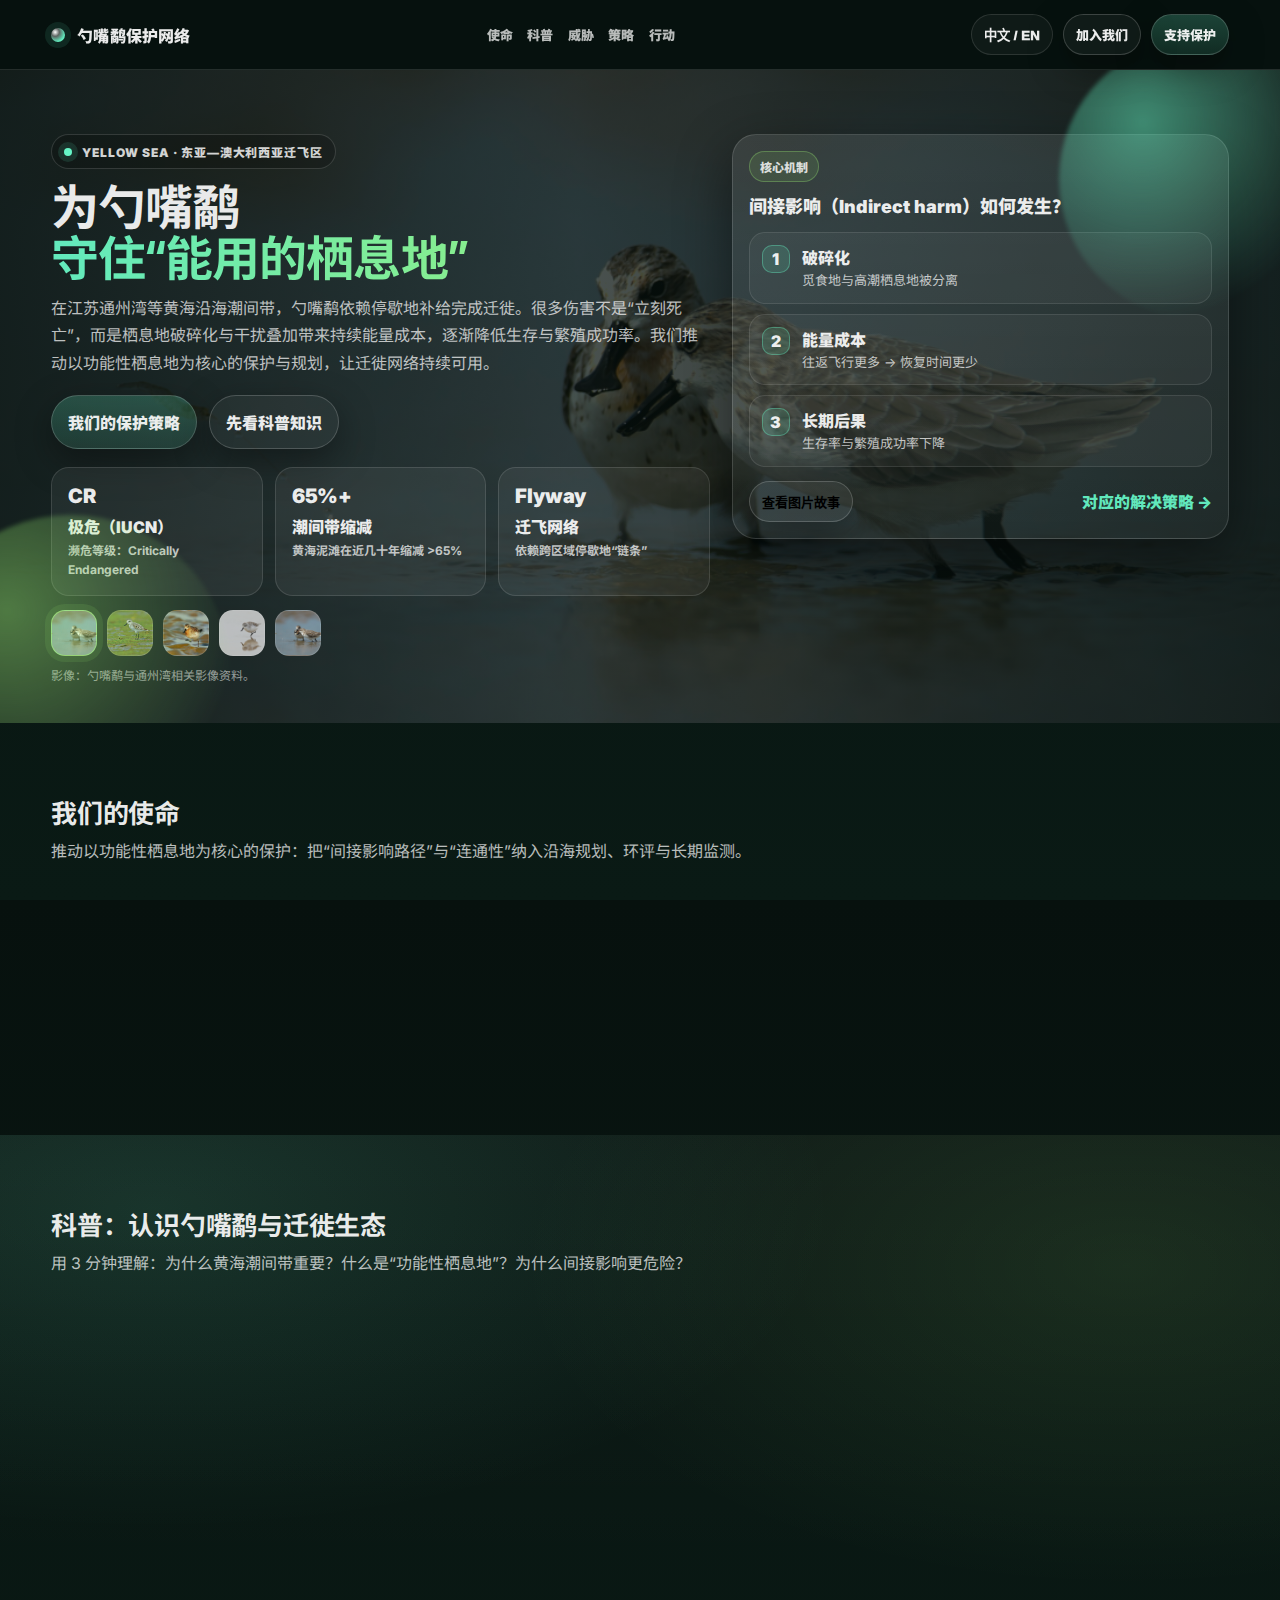
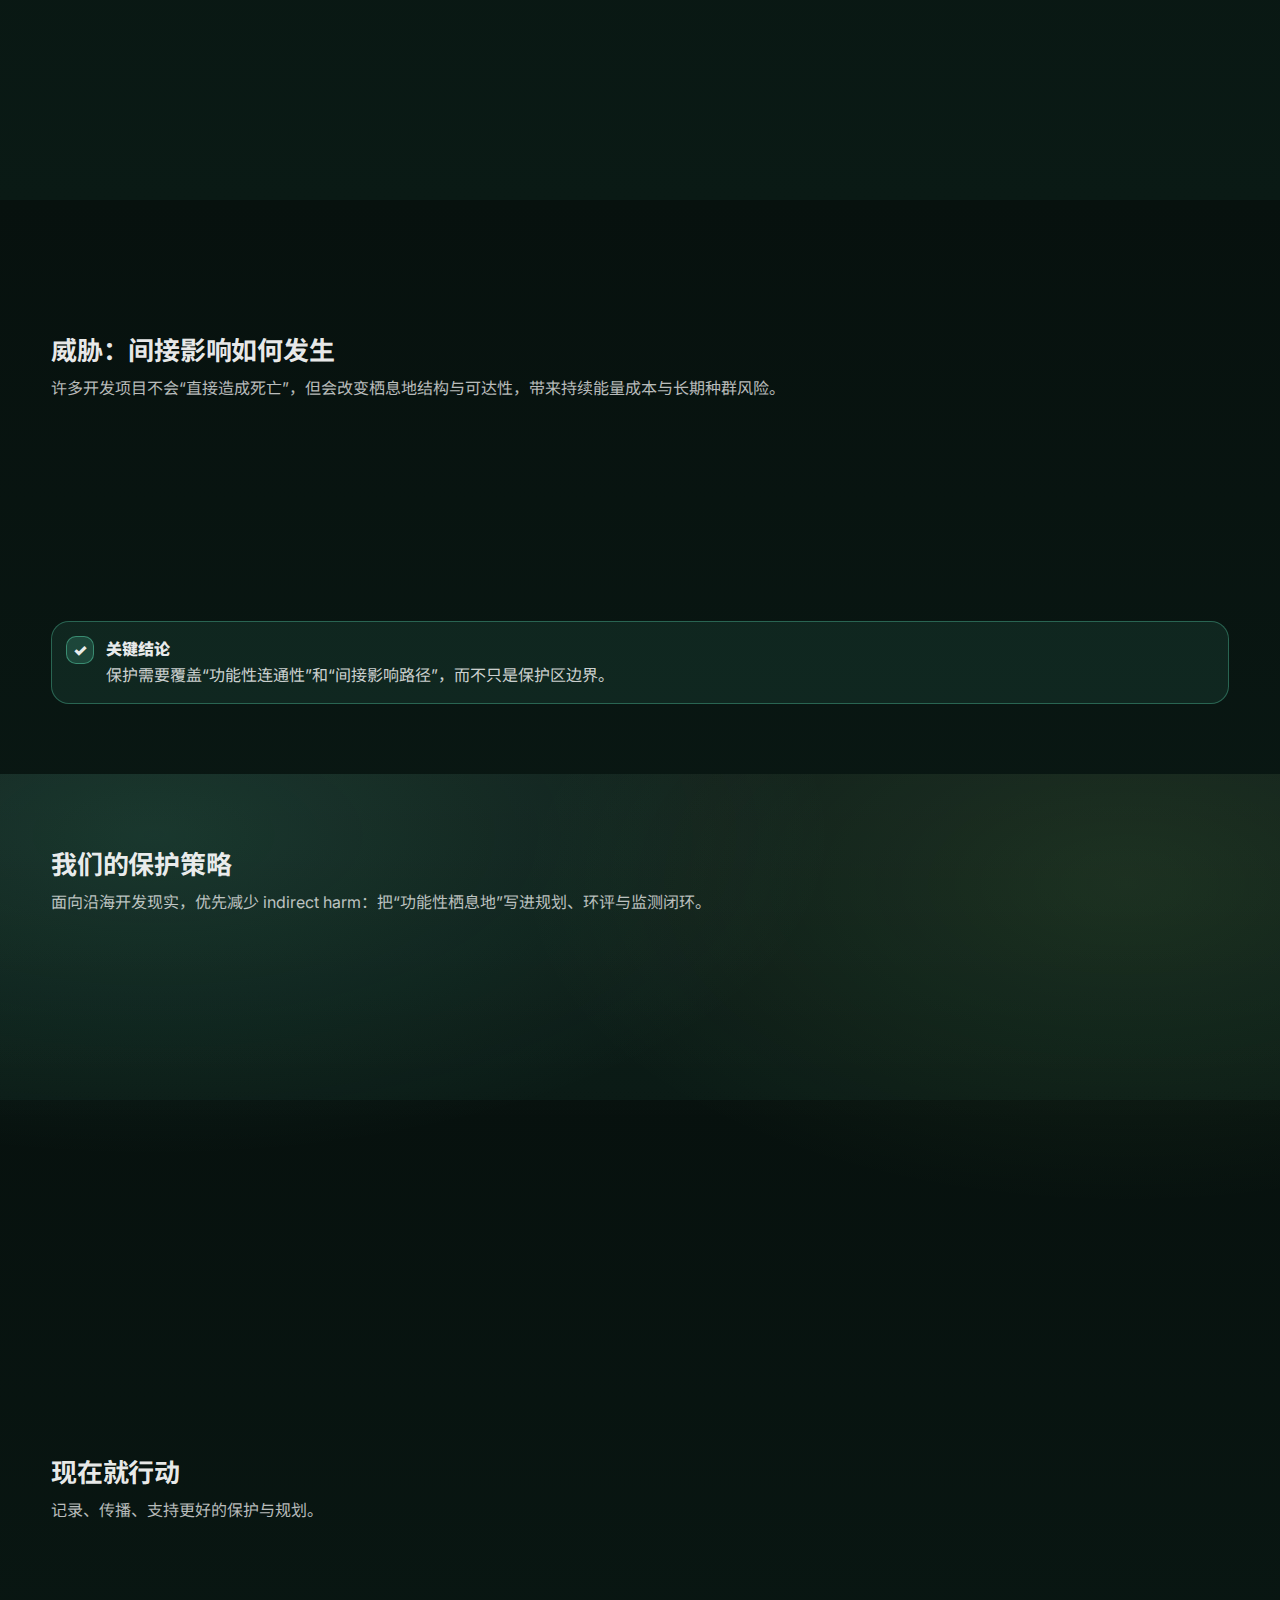
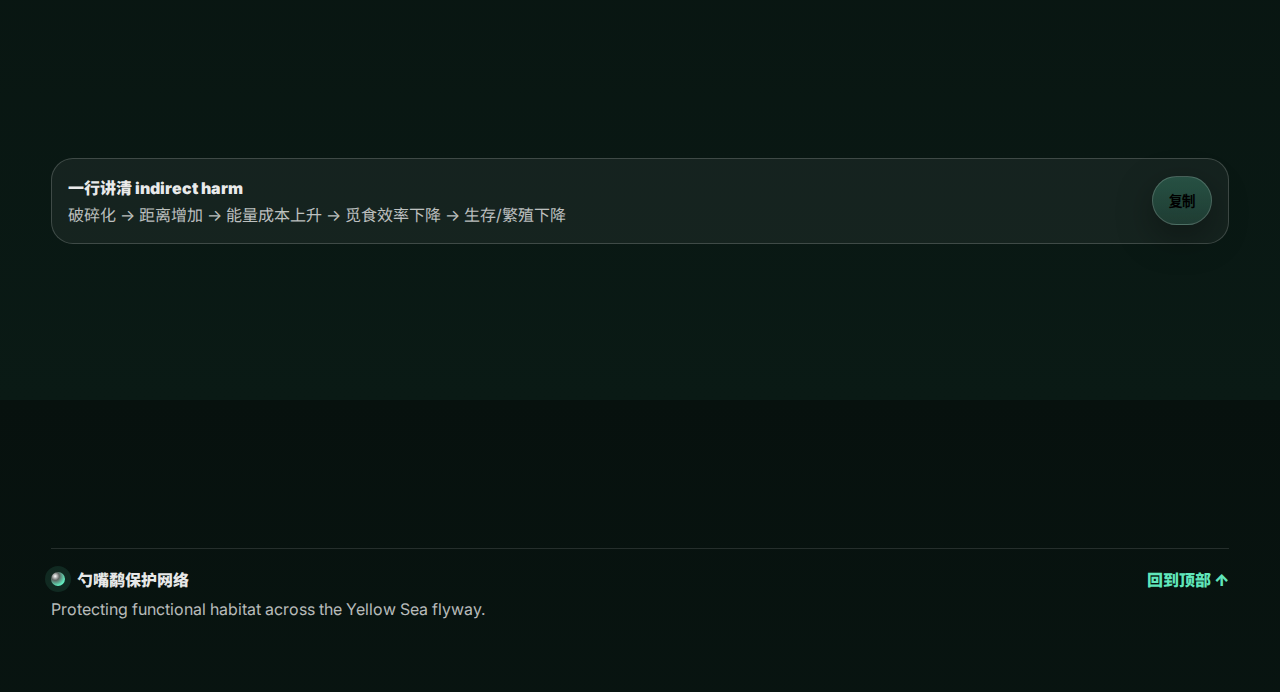
<file: index1.html>
<!doctype html>
<html lang="zh-CN">
<head>
  <meta charset="utf-8" />
  <meta name="viewport" content="width=device-width,initial-scale=1" />
  <title>Spoon-billed Sandpiper Conservation Network</title>
  <meta name="description" content="A conservation website to protect the Spoon-billed Sandpiper by safeguarding functional habitat and reducing indirect harm across the Yellow Sea flyway." />
  <meta name="theme-color" content="#07110e" />

  <link rel="preconnect" href="https://fonts.googleapis.com">
  <link rel="preconnect" href="https://fonts.gstatic.com" crossorigin>
  <link href="https://fonts.googleapis.com/css2?family=Inter:wght@400;600;700;800&family=Noto+Sans+SC:wght@400;600;700;800&display=swap" rel="stylesheet">

  <link rel="stylesheet" href="./styles.css" />
</head>

<body>
  <!-- Topbar -->
  <header class="topbar">
    <div class="container topbar__inner">
      <a class="brand" href="#top" aria-label="Home">
        <span class="brand__mark" aria-hidden="true"></span>
        <span class="brand__name" data-i18n="brand">勺嘴鹬保护网络</span>
      </a>

      <nav class="nav" aria-label="Primary navigation">
        <a href="#mission" data-i18n="nav_mission">使命</a>
        <a href="#learn" data-i18n="nav_learn">科普</a>
        <a href="#threats" data-i18n="nav_threats">威胁</a>
        <a href="#strategy" data-i18n="nav_strategy">策略</a>
        <a href="#action" data-i18n="nav_action">行动</a>
      </nav>

      <div class="topbar__actions">
        <button id="langBtn" class="chip" type="button" aria-label="Switch language">中文 / EN</button>
        <a class="btn btn--ghost btn--sm" href="#action" data-i18n="btn_join">加入我们</a>
        <a class="btn btn--sm" href="#action" data-i18n="btn_donate">支持保护</a>
      </div>
    </div>
  </header>

  <main id="top">
    <!-- HERO with dynamic slideshow -->
    <section class="hero">
      <div class="hero__bg" id="heroBg" aria-hidden="true"></div>
      <div class="hero__scrim" aria-hidden="true"></div>

      <div class="container hero__grid">
        <div class="hero__copy">
          <div class="pill">
            <span class="pill__dot" aria-hidden="true"></span>
            <span data-i18n="hero_pill">Yellow Sea · 东亚—澳大利西亚迁飞区</span>
          </div>

          <h1 class="hero__title">
            <span data-i18n="hero_title_1">为勺嘴鹬</span>
            <span class="hero__titleAccent" data-i18n="hero_title_2">守住“能用的栖息地”</span>
          </h1>

          <p class="hero__lead" data-i18n="hero_lead">
            许多破坏不是“立刻死亡”，而是通过栖息地破碎化让鸟类付出持续能量成本，逐渐降低生存与繁殖成功率。
            我们推动以功能性栖息地为核心的保护与规划，让迁徙网络持续可用。
          </p>

          <div class="hero__ctas">
            <a class="btn" href="#strategy" data-i18n="hero_cta_primary">我们的保护策略</a>
            <a class="btn btn--ghost" href="#learn" data-i18n="hero_cta_secondary">先看科普知识</a>
          </div>

          <div class="metrics">
            <div class="metric card">
              <div class="metric__k">CR</div>
              <div class="metric__v" data-i18n="metric_cr">极危（IUCN）</div>
              <div class="metric__s" data-i18n="metric_cr_s">濒危等级：Critically Endangered</div>
            </div>

            <div class="metric card">
              <div class="metric__k"><span class="count" data-count="65">0</span>%+</div>
              <div class="metric__v" data-i18n="metric_loss">潮间带缩减</div>
              <div class="metric__s" data-i18n="metric_loss_s">黄海泥滩在近几十年缩减 >65%</div>
            </div>

            <div class="metric card">
              <div class="metric__k">Flyway</div>
              <div class="metric__v" data-i18n="metric_flyway">迁飞网络</div>
              <div class="metric__s" data-i18n="metric_flyway_s">依赖跨区域停歇地“链条”</div>
            </div>
          </div>

          <div class="hero__thumbs" id="heroThumbs" aria-label="Hero image selector"></div>
          <p class="hero__tiny" data-i18n="hero_tiny">
            图像来源：公开公益图库（可替换为你们自己的图片）。
          </p>
        </div>

        <div class="hero__panel">
          <div class="panel card">
            <div class="panel__top">
              <div class="badge" data-i18n="panel_badge">核心机制</div>
              <div class="panel__title" data-i18n="panel_title">间接影响（Indirect harm）如何发生？</div>
            </div>

            <div class="chain">
              <div class="chain__item">
                <div class="chain__num">1</div>
                <div>
                  <div class="chain__t" data-i18n="chain_1_t">破碎化</div>
                  <div class="chain__d" data-i18n="chain_1_d">觅食地与高潮栖息地被分离</div>
                </div>
              </div>
              <div class="chain__item">
                <div class="chain__num">2</div>
                <div>
                  <div class="chain__t" data-i18n="chain_2_t">能量成本</div>
                  <div class="chain__d" data-i18n="chain_2_d">往返飞行更多 → 恢复时间更少</div>
                </div>
              </div>
              <div class="chain__item">
                <div class="chain__num">3</div>
                <div>
                  <div class="chain__t" data-i18n="chain_3_t">长期后果</div>
                  <div class="chain__d" data-i18n="chain_3_d">生存率与繁殖成功率下降</div>
                </div>
              </div>
            </div>

            <div class="panel__foot">
              <button class="btn btn--ghost btn--sm" id="openLightboxBtn" type="button" data-i18n="panel_btn">
                查看图片故事
              </button>
              <a class="link" href="#strategy" data-i18n="panel_link">对应的解决策略 →</a>
            </div>
          </div>

          <div class="orb orb--a" aria-hidden="true"></div>
          <div class="orb orb--b" aria-hidden="true"></div>
        </div>
      </div>
    </section>

    <!-- MISSION -->
    <section id="mission" class="section">
      <div class="container">
        <div class="sectionHead">
          <h2 data-i18n="mission_title">我们的使命</h2>
          <p class="sectionSub" data-i18n="mission_sub">
            推动以功能性栖息地为核心的保护：把“间接影响路径”与“连通性”纳入沿海规划、环评与长期监测。
          </p>
        </div>

        <div class="grid grid--3">
          <div class="card lift">
            <div class="icon">🧭</div>
            <h3 data-i18n="mission_1_t">以功能为中心</h3>
            <p data-i18n="mission_1_d">不仅看“面积还在不在”，更看栖息地“能不能用”。</p>
          </div>
          <div class="card lift">
            <div class="icon">🌊</div>
            <h3 data-i18n="mission_2_t">守护迁飞网络</h3>
            <p data-i18n="mission_2_d">局部损伤会在迁飞尺度上放大，关键在于网络稳定性。</p>
          </div>
          <div class="card lift">
            <div class="icon">📈</div>
            <h3 data-i18n="mission_3_t">用证据闭环</h3>
            <p data-i18n="mission_3_d">长期监测 + 累积效应评估，让保护成果可验证。</p>
          </div>
        </div>
      </div>
    </section>

    <!-- LEARN: interactive knowledge + quiz -->
    <section id="learn" class="section section--tint">
      <div class="container">
        <div class="sectionHead">
          <h2 data-i18n="learn_title">科普：认识勺嘴鹬与迁徙生态</h2>
          <p class="sectionSub" data-i18n="learn_sub">
            用 3 分钟理解：为什么黄海潮间带重要？什么是“功能性栖息地”？为什么间接影响更危险？
          </p>
        </div>

        <div class="grid grid--2">
          <div class="card">
            <h3 data-i18n="learn_1_t">关键事实（可引用）</h3>
            <ul class="bullets">
              <li data-i18n="fact_1">勺嘴鹬被列为 IUCN 极危（CR）。</li>
              <li data-i18n="fact_2">黄海潮间带是迁徙滨鸟的重要停歇地；研究指出泥滩在近几十年缩减超过 65%。</li>
              <li data-i18n="fact_3">保护的难点在于：影响常常是长期、累积、滞后出现。</li>
            </ul>
            <div class="refs">
              <span class="refPill">IUCN</span>
              <span class="refPill">Nature Comms</span>
              <span class="refPill">ISSAP</span>
            </div>
          </div>

          <div class="card">
            <h3 data-i18n="learn_2_t">互动小测：你更懂“间接影响”了吗？</h3>
            <div class="quiz" id="quiz">
              <!-- injected by JS -->
            </div>
          </div>
        </div>

        <div class="flyway card">
          <div class="flyway__head">
            <h3 data-i18n="flyway_title">可交互迁飞链条（点击节点）</h3>
            <p class="muted" data-i18n="flyway_sub">每个节点代表“停歇地功能”对迁徙成败的重要性。</p>
          </div>

          <div class="flyway__nodes" id="flywayNodes" aria-label="Flyway nodes"></div>
          <div class="flyway__info" id="flywayInfo" aria-live="polite"></div>
        </div>
      </div>
    </section>

    <!-- THREATS with Tabs -->
    <section id="threats" class="section">
      <div class="container">
        <div class="sectionHead">
          <h2 data-i18n="threats_title">威胁：间接影响如何发生</h2>
          <p class="sectionSub" data-i18n="threats_sub">
            许多开发项目不会“直接造成死亡”，但会改变栖息地结构与可达性，带来持续能量成本与长期种群风险。
          </p>
        </div>

        <div class="tabs card">
          <div class="tabs__bar" role="tablist" aria-label="Threat tabs">
            <button class="tab is-active" role="tab" aria-selected="true" data-tab="frag" data-i18n="tab_frag">破碎化</button>
            <button class="tab" role="tab" aria-selected="false" data-tab="access" data-i18n="tab_access">可达性下降</button>
            <button class="tab" role="tab" aria-selected="false" data-tab="cumu" data-i18n="tab_cumu">累积效应</button>
          </div>
          <div class="tabs__content">
            <div class="tabPanel is-active" data-panel="frag">
              <h3 data-i18n="tp_frag_t">觅食地与高潮栖息地分离</h3>
              <p class="muted" data-i18n="tp_frag_d">距离拉大 → 往返飞行增加 → 能量消耗上升 → 觅食效率下降。</p>
            </div>
            <div class="tabPanel" data-panel="access">
              <h3 data-i18n="tp_access_t">干扰叠加让“有面积但不好用”</h3>
              <p class="muted" data-i18n="tp_access_d">道路、施工、人类活动、夜间照明都会降低栖息地可用性与可达性。</p>
            </div>
            <div class="tabPanel" data-panel="cumu">
              <h3 data-i18n="tp_cumu_t">长期、累积、滞后出现</h3>
              <p class="muted" data-i18n="tp_cumu_d">单个项目看似影响不大，但多个项目叠加会显著放大风险。</p>
            </div>
          </div>
        </div>

        <div class="callout">
          <div class="callout__icon" aria-hidden="true">✓</div>
          <div>
            <div class="callout__title" data-i18n="callout_t">关键结论</div>
            <div class="callout__text" data-i18n="callout_d">保护需要覆盖“功能性连通性”和“间接影响路径”，而不只是保护区边界。</div>
          </div>
        </div>
      </div>
    </section>

    <!-- STRATEGY -->
    <section id="strategy" class="section section--tint">
      <div class="container">
        <div class="sectionHead">
          <h2 data-i18n="strategy_title">我们的保护策略</h2>
          <p class="sectionSub" data-i18n="strategy_sub">
            面向沿海开发现实，优先减少 indirect harm：把“功能性栖息地”写进规划、环评与监测闭环。
          </p>
        </div>

        <div class="grid grid--3">
          <div class="card lift">
            <div class="icon">🧩</div>
            <h3 data-i18n="s_1_t">保护功能性连通性</h3>
            <p data-i18n="s_1_d">把觅食地与高潮栖息地作为一个整体来保护，避免“孤岛式保护”。</p>
          </div>
          <div class="card lift">
            <div class="icon">📏</div>
            <h3 data-i18n="s_2_t">距离阈值与缓冲带</h3>
            <p data-i18n="s_2_d">控制往返距离，并减少道路/工地/照明等干扰叠加。</p>
          </div>
          <div class="card lift">
            <div class="icon">🧾</div>
            <h3 data-i18n="s_3_t">区域级累积效应评估</h3>
            <p data-i18n="s_3_d">从项目级短期环评升级到区域级长期评估：破碎化、可达性、能量成本。</p>
          </div>
          <div class="card lift">
            <div class="icon">🛰️</div>
            <h3 data-i18n="s_4_t">长期监测与反馈</h3>
            <p data-i18n="s_4_d">持续监测到达率、停歇时长与潮滩利用，验证并迭代措施。</p>
          </div>
          <div class="card lift">
            <div class="icon">🤝</div>
            <h3 data-i18n="s_5_t">跨项目/跨区域协同</h3>
            <p data-i18n="s_5_d">鸟按迁飞网络使用栖息地，规划也应跨区域协同。</p>
          </div>
          <div class="card lift">
            <div class="icon">🌙</div>
            <h3 data-i18n="s_6_t">减少干扰优先</h3>
            <p data-i18n="s_6_d">管理人流车流、噪声与夜间灯光，提升栖息地“可用性”。</p>
          </div>
        </div>
      </div>
    </section>

    <!-- ACTION -->
    <section id="action" class="section">
      <div class="container">
        <div class="sectionHead">
          <h2 data-i18n="action_title">现在就行动</h2>
          <p class="sectionSub" data-i18n="action_sub">记录、传播、支持更好的保护与规划。</p>
        </div>

        <div class="grid grid--2">
          <div class="card">
            <h3 data-i18n="a_1_t">参与观察与记录</h3>
            <ul class="bullets">
              <li data-i18n="a_1_li1">关注迁徙季关键停歇地与潮滩生态变化。</li>
              <li data-i18n="a_1_li2">加入公民科学平台上传观测记录（地点、时间、数量）。</li>
              <li data-i18n="a_1_li3">支持基于数据的长期监测与公开透明评估。</li>
            </ul>
          </div>

          <div class="card">
            <h3 data-i18n="a_2_t">让“功能性栖息地”被理解</h3>
            <ul class="bullets">
              <li data-i18n="a_2_li1">把讨论从“有没有保护区”推进到“还能不能用”。</li>
              <li data-i18n="a_2_li2">支持区域级规划与累积效应评估，减少隐性风险。</li>
              <li data-i18n="a_2_li3">与社区、学校与机构分享“间接影响路径”。</li>
            </ul>
          </div>
        </div>

        <div class="ctaBand">
          <div>
            <div class="ctaBand__t" data-i18n="cta_t">一行讲清 indirect harm</div>
            <div class="ctaBand__d" data-i18n="cta_d">破碎化 → 距离增加 → 能量成本上升 → 觅食效率下降 → 生存/繁殖下降</div>
          </div>
          <button class="btn" id="copyChainBtn" type="button" data-i18n="cta_btn">复制</button>
        </div>

        <div class="resource card">
          <h3 data-i18n="res_title">权威来源</h3>
          <ul class="bullets">
            <li><a class="link" target="_blank" rel="noreferrer" href="https://www.iucnredlist.org/species/21474/45174127">IUCN Red List</a></li>
            <li><a class="link" target="_blank" rel="noreferrer" href="https://www.nature.com/articles/ncomms14895">Studds et al. 2017, Nature Communications</a></li>
            <li><a class="link" target="_blank" rel="noreferrer" href="https://eaaflyway.org/wp-content/uploads/2025/11/DD.14_ISSAP_for_the_Conservation_of_the_SBS.pdf">EAAFP ISSAP (2025)</a></li>
            <li><a class="link" target="_blank" rel="noreferrer" href="https://datazone.birdlife.org/species/factsheet/spoon-billed-sandpiper-calidris-pygmaea">BirdLife factsheet</a></li>
          </ul>
          <p class="muted small">
            Facts: CR status :contentReference[oaicite:3]{index=3} · Yellow Sea mudflats shrink >65% :contentReference[oaicite:4]{index=4} · ISSAP context :contentReference[oaicite:5]{index=5} · BirdLife overview :contentReference[oaicite:6]{index=6}
          </p>
        </div>

        <footer class="footer">
          <div class="footer__left">
            <div class="footer__brand">
              <span class="brand__mark" aria-hidden="true"></span>
              <span class="footer__name" data-i18n="brand">勺嘴鹬保护网络</span>
            </div>
            <div class="footer__note" data-i18n="footer_note">Protecting functional habitat across the Yellow Sea flyway.</div>
          </div>
          <div class="footer__right">
            <a class="link" href="#top" data-i18n="back_top">回到顶部 ↑</a>
          </div>
        </footer>
      </div>
    </section>
  </main>

  <!-- Lightbox -->
  <div class="lightbox" id="lightbox" aria-hidden="true">
    <div class="lightbox__backdrop" id="lbBackdrop"></div>
    <div class="lightbox__panel" role="dialog" aria-modal="true" aria-label="Image story">
      <button class="lightbox__close" id="lbClose" aria-label="Close">×</button>
      <div class="lightbox__grid">
        <img class="lightbox__img" id="lbImg" alt="story image" />
        <div class="lightbox__copy">
          <h3 id="lbTitle"> </h3>
          <p class="muted" id="lbDesc"> </p>
          <div class="lightbox__nav">
            <button class="btn btn--ghost btn--sm" id="lbPrev">←</button>
            <button class="btn btn--ghost btn--sm" id="lbNext">→</button>
          </div>
          <p class="muted small" data-i18n="lb_note">提示：你可以把这里的图片换成你们自己拍的潮滩/开发区域/水鸟图片。</p>
        </div>
      </div>
    </div>
  </div>

  <script src="./i18n.js"></script>
  <script src="./app.js"></script>
</body>
</html>
</file>
<file: styles.css>
:root{
  --bg:#07110e;
  --bg2:#0a1a15;
  --panel: rgba(255,255,255,.06);
  --panel2: rgba(255,255,255,.09);
  --text: rgba(255,255,255,.92);
  --muted: rgba(255,255,255,.72);
  --line: rgba(255,255,255,.12);
  --accent:#66f5c6;
  --accent2:#a6ff7a;
  --shadow: 0 18px 55px rgba(0,0,0,.46);
  --radius: 18px;
}

*{box-sizing:border-box}
html,body{height:100%}
body{
  margin:0;
  color:var(--text);
  background: linear-gradient(180deg, var(--bg), var(--bg2));
  font-family: Inter, "Noto Sans SC", system-ui, -apple-system, Segoe UI, Roboto, Helvetica, Arial;
  overflow-x:hidden;
}
a{color:inherit; text-decoration:none}
.container{width:min(1180px, 92vw); margin:0 auto}
.muted{color:var(--muted)}
.small{font-size:12px}

.topbar{
  position:sticky; top:0; z-index:50;
  backdrop-filter: blur(14px);
  background: rgba(7,17,14,.62);
  border-bottom:1px solid var(--line);
}
.topbar__inner{display:flex; align-items:center; justify-content:space-between; gap:14px; padding:14px 0}

.brand{display:flex; align-items:center; gap:12px}
.brand__mark{
  width:14px;height:14px;border-radius:999px;
  background: radial-gradient(circle at 30% 30%, #fff, rgba(255,255,255,.35) 30%, rgba(102,245,198,.95) 70%);
  box-shadow: 0 0 0 6px rgba(102,245,198,.10);
}
.brand__name{font-weight:1000; letter-spacing:.2px}

.nav{display:flex; gap:14px; align-items:center}
.nav a{color:var(--muted); font-weight:900; font-size:13px; letter-spacing:.02em}
.nav a:hover{color:var(--text)}

.topbar__actions{display:flex; gap:10px; align-items:center}

.chip{
  border:1px solid var(--line);
  background: rgba(255,255,255,.04);
  color:var(--text);
  padding:10px 12px;
  border-radius:999px;
  font-weight:1000;
  cursor:pointer;
}

.btn{
  display:inline-flex; align-items:center; justify-content:center;
  padding:14px 16px;
  border-radius:999px;
  font-weight:1000;
  border:1px solid rgba(255,255,255,.18);
  background: linear-gradient(180deg, rgba(102,245,198,.22), rgba(102,245,198,.12));
  box-shadow: 0 12px 36px rgba(0,0,0,.36);
  transition: transform .15s ease, border .15s ease, background .15s ease;
}
.btn:hover{transform: translateY(-1px); border-color: rgba(102,245,198,.60)}
.btn--ghost{background: rgba(255,255,255,.045); border-color: rgba(255,255,255,.18)}
.btn--ghost:hover{border-color: rgba(166,255,122,.55)}
.btn--sm{padding:10px 12px; font-size:13px}

.link{color: rgba(102,245,198,.95); font-weight:1000}
.link:hover{color:#fff}

.section{padding:70px 0}
.section--tint{
  background:
    radial-gradient(1100px 520px at 12% 10%, rgba(102,245,198,.12), transparent 62%),
    radial-gradient(980px 520px at 88% 18%, rgba(166,255,122,.09), transparent 62%),
    linear-gradient(180deg, rgba(255,255,255,.03), transparent 60%);
}

.hero{
  position:relative;
  padding:64px 0 28px;
  overflow:hidden;
  background:
    radial-gradient(900px 480px at 50% 85%, rgba(255,255,255,.05), transparent 60%);
}
.hero__bg{
  position:absolute; inset:0;
  background-size:cover;
  background-position:center;
  transform: scale(1.05);
  filter: saturate(1.05) contrast(1.05);
  transition: opacity .8s ease, transform 1.2s ease;
  opacity:.9;
}
.hero__bg.is-switching{opacity:.35; transform: scale(1.1)}
.hero__scrim{
  position:absolute; inset:0;
  background: linear-gradient(90deg, rgba(7,17,14,.88) 0%, rgba(7,17,14,.70) 45%, rgba(7,17,14,.88) 100%);
}
.hero__grid{
  position:relative;
  display:grid;
  grid-template-columns: 1.14fr .86fr;
  gap:22px;
  align-items:stretch;
}

.pill{
  display:inline-flex; align-items:center; gap:10px;
  padding:8px 12px;
  border-radius:999px;
  border:1px solid rgba(255,255,255,.14);
  background: rgba(0,0,0,.18);
  color: rgba(255,255,255,.82);
  font-weight:1000;
  font-size:12px;
  letter-spacing:.08em;
  text-transform:uppercase;
}
.pill__dot{
  width:8px;height:8px;border-radius:999px;
  background: var(--accent);
  box-shadow: 0 0 0 6px rgba(102,245,198,.12);
}
.hero__title{margin:14px 0 10px; font-size:48px; line-height:1.06; letter-spacing:-.02em}
.hero__titleAccent{
  display:block;
  background: linear-gradient(90deg, rgba(102,245,198,.95), rgba(166,255,122,.92));
  -webkit-background-clip:text; background-clip:text;
  color:transparent;
}
.hero__lead{color:var(--muted); font-size:16px; line-height:1.72; margin:0 0 18px}
.hero__ctas{display:flex; gap:12px; flex-wrap:wrap; margin-top:12px}

.card{
  border:1px solid var(--line);
  background: var(--panel);
  border-radius: var(--radius);
  padding:16px;
}
.lift{transition: transform .18s ease, border .18s ease, background .18s ease}
.lift:hover{transform: translateY(-2px); border-color: rgba(255,255,255,.22); background: rgba(255,255,255,.07)}

.metrics{
  display:grid;
  grid-template-columns: repeat(3, 1fr);
  gap:12px;
  margin-top:18px;
}
.metric__k{font-weight:1000; font-size:20px; letter-spacing:-.01em}
.metric__v{margin-top:6px; font-weight:900}
.metric__s{margin-top:4px; color:var(--muted); font-weight:700; font-size:12px; line-height:1.55}

.hero__thumbs{
  display:flex; gap:10px; flex-wrap:wrap;
  margin-top:14px;
}
.thumb{
  width:46px;height:46px;border-radius:14px;
  border:1px solid rgba(255,255,255,.16);
  background-size:cover; background-position:center;
  cursor:pointer;
  opacity:.85;
  transition: transform .15s ease, opacity .15s ease, border .15s ease;
}
.thumb:hover{transform: translateY(-1px); opacity:1; border-color: rgba(102,245,198,.55)}
.thumb.is-active{opacity:1; border-color: rgba(166,255,122,.55); box-shadow: 0 0 0 6px rgba(166,255,122,.10)}
.hero__tiny{margin-top:10px; color: rgba(255,255,255,.55); font-size:12px}

.panel{position:relative; background: linear-gradient(180deg, rgba(255,255,255,.09), rgba(255,255,255,.04)); border:1px solid rgba(255,255,255,.14); border-radius: 24px; box-shadow: var(--shadow)}
.badge{
  display:inline-flex; width:max-content;
  padding:6px 10px;
  border-radius:999px;
  font-weight:1000;
  font-size:12px;
  background: rgba(166,255,122,.10);
  border:1px solid rgba(166,255,122,.28);
  color: rgba(255,255,255,.82);
}
.panel__title{margin-top:10px; font-weight:1000; font-size:18px}
.chain{display:grid; gap:10px; margin-top:14px}
.chain__item{display:flex; gap:12px; align-items:flex-start; padding:12px; border-radius:16px; background: rgba(255,255,255,.045); border:1px solid rgba(255,255,255,.10)}
.chain__num{width:28px;height:28px;border-radius:10px; display:grid; place-items:center; font-weight:1000; background: rgba(102,245,198,.14); border:1px solid rgba(102,245,198,.35)}
.chain__t{font-weight:1000}
.chain__d{margin-top:2px; color:var(--muted); font-size:13px; line-height:1.5}
.panel__foot{display:flex; justify-content:space-between; align-items:center; gap:10px; margin-top:14px; flex-wrap:wrap}

.orb{position:absolute; border-radius:999px; filter: blur(2px); opacity:.9; pointer-events:none}
.orb--a{width:280px;height:280px; right:-110px; top:-95px; background: radial-gradient(circle at 30% 30%, rgba(102,245,198,.55), rgba(102,245,198,.08) 60%, transparent 72%)}
.orb--b{width:320px;height:320px; left:-140px; bottom:-140px; background: radial-gradient(circle at 30% 30%, rgba(166,255,122,.45), rgba(166,255,122,.08) 62%, transparent 74%)}

.sectionHead{margin-bottom:18px}
.sectionHead h2{margin:0 0 8px; font-size:26px; letter-spacing:-.01em}
.sectionSub{margin:0; color:var(--muted); line-height:1.65}

.grid{display:grid; gap:14px; margin-top:18px}
.grid--2{grid-template-columns: 1fr 1fr}
.grid--3{grid-template-columns: repeat(3, 1fr)}

.bullets{margin:10px 0 0; padding-left:18px; color:var(--muted); line-height:1.7}
.bullets li{margin:6px 0}

.refs{margin-top:12px; display:flex; gap:8px; flex-wrap:wrap}
.refPill{
  padding:6px 10px; border-radius:999px;
  border:1px solid rgba(255,255,255,.14);
  background: rgba(0,0,0,.16);
  color: rgba(255,255,255,.78);
  font-weight:900; font-size:12px;
}

.flyway{margin-top:14px}
.flyway__head{display:flex; justify-content:space-between; align-items:flex-end; gap:10px; flex-wrap:wrap}
.flyway__nodes{margin-top:12px; display:flex; gap:10px; flex-wrap:wrap}
.node{
  padding:10px 12px; border-radius:999px;
  border:1px solid rgba(255,255,255,.14);
  background: rgba(255,255,255,.04);
  cursor:pointer;
  font-weight:900; font-size:13px;
  transition: transform .15s ease, border .15s ease, background .15s ease;
}
.node:hover{transform: translateY(-1px); border-color: rgba(102,245,198,.55)}
.node.is-active{border-color: rgba(166,255,122,.55); background: rgba(166,255,122,.10)}
.flyway__info{margin-top:12px; color: rgba(255,255,255,.84); line-height:1.6}

.tabs{padding:0; overflow:hidden}
.tabs__bar{display:flex; gap:0; border-bottom:1px solid rgba(255,255,255,.12)}
.tab{
  flex:1;
  padding:14px 12px;
  background: transparent;
  border:0;
  color: rgba(255,255,255,.80);
  font-weight:1000;
  cursor:pointer;
}
.tab.is-active{background: rgba(255,255,255,.05); color: #fff}
.tabs__content{padding:16px}
.tabPanel{display:none}
.tabPanel.is-active{display:block}

.callout{
  margin-top:16px;
  display:flex; gap:12px; align-items:flex-start;
  border:1px solid rgba(102,245,198,.30);
  background: rgba(102,245,198,.08);
  border-radius: 18px;
  padding:14px;
}
.callout__icon{width:28px;height:28px;border-radius:10px; display:grid; place-items:center; font-weight:1000; background: rgba(102,245,198,.16); border:1px solid rgba(102,245,198,.40)}
.callout__title{font-weight:1000}
.callout__text{color: rgba(255,255,255,.80); margin-top:3px; line-height:1.6}

.ctaBand{
  margin-top:18px;
  display:flex; justify-content:space-between; align-items:center; gap:12px;
  border:1px solid rgba(255,255,255,.18);
  background: rgba(255,255,255,.05);
  border-radius: 22px;
  padding:16px;
}
.ctaBand__t{font-weight:1000}
.ctaBand__d{color:var(--muted); margin-top:4px; line-height:1.55}

.footer{
  margin-top:24px;
  border-top:1px solid var(--line);
  padding-top:18px;
  display:flex; justify-content:space-between; align-items:flex-start; gap:14px;
}
.footer__brand{display:flex; align-items:center; gap:12px}
.footer__name{font-weight:1000}
.footer__note{color:var(--muted); margin-top:6px; max-width:560px; line-height:1.6}

.lightbox{
  position:fixed; inset:0; z-index:80;
  display:none;
}
.lightbox.is-open{display:block}
.lightbox__backdrop{position:absolute; inset:0; background: rgba(0,0,0,.65); backdrop-filter: blur(10px)}
.lightbox__panel{
  position:relative;
  width:min(980px, 92vw);
  margin: 7vh auto;
  border-radius: 22px;
  border:1px solid rgba(255,255,255,.14);
  background: rgba(10,26,21,.92);
  box-shadow: var(--shadow);
  padding:16px;
}
.lightbox__close{
  position:absolute; top:10px; right:12px;
  width:38px; height:38px;
  border-radius: 999px;
  border:1px solid rgba(255,255,255,.16);
  background: rgba(255,255,255,.06);
  color:#fff; font-size:22px;
  cursor:pointer;
}
.lightbox__grid{display:grid; grid-template-columns: 1.1fr .9fr; gap:14px; align-items:stretch}
.lightbox__img{width:100%; height: 360px; object-fit: cover; border-radius: 18px; border:1px solid rgba(255,255,255,.12)}
.lightbox__copy{padding:4px 2px}
.lightbox__nav{display:flex; gap:10px; margin-top:12px; flex-wrap:wrap}

.reveal{opacity:0; transform: translateY(10px); transition: opacity .55s ease, transform .55s ease}
.reveal.in{opacity:1; transform: translateY(0)}

@media (max-width: 980px){
  .nav{display:none}
  .hero__grid{grid-template-columns: 1fr}
  .metrics{grid-template-columns: 1fr}
  .grid--2{grid-template-columns: 1fr}
  .grid--3{grid-template-columns: 1fr}
  .hero__title{font-size:38px}
  .lightbox__grid{grid-template-columns:1fr}
  .lightbox__img{height: 240px}
}

.pvGallery{margin-top:14px}
.pvGallery__head{display:flex; justify-content:space-between; align-items:flex-end; gap:10px; flex-wrap:wrap}
.pvGallery__grid{margin-top:12px; display:grid; grid-template-columns: 1fr 1fr; gap:12px}
.pvFigure{margin:0}
.pvFigure img{
  width:100%;
  height:220px;
  object-fit:cover;
  border-radius:16px;
  border:1px solid rgba(255,255,255,.12);
  transition: transform .18s ease, border .18s ease;
}
.pvFigure img:hover{transform: translateY(-2px); border-color: rgba(102,245,198,.55)}
@media (max-width: 980px){
  .pvGallery__grid{grid-template-columns:1fr}
  .pvFigure img{height:200px}
}

/* Tongzhou Bay case card */
.caseCard{
  margin-top:16px;
  display:grid;
  grid-template-columns: 1fr 1.05fr;
  gap:14px;
  padding:16px;
  background: linear-gradient(180deg, rgba(255,255,255,.08), rgba(255,255,255,.04));
}
.caseCard__media{
  position:relative;
  border-radius:18px;
  overflow:hidden;
  border:1px solid rgba(255,255,255,.12);
  background: rgba(0,0,0,.16);
}
.caseCard__media img{
  width:100%;
  height:100%;
  min-height:240px;
  object-fit:cover;
  display:block;
  transform: scale(1.01);
  cursor:pointer;
}
.caseCard__zoom{
  position:absolute;
  right:12px;
  bottom:12px;
}
.caseBullets{margin-top:10px}
.caseChain{margin-top:12px}

/* PV gallery (clickable lightbox) */
.pvGallery{margin-top:14px}
.pvGallery__head{display:flex; justify-content:space-between; align-items:flex-end; gap:10px; flex-wrap:wrap}
.pvGallery__grid{margin-top:12px; display:grid; grid-template-columns: 1fr 1fr; gap:12px}

.pvItem{
  position:relative;
  border-radius:16px;
  overflow:hidden;
  border:1px solid rgba(255,255,255,.12);
  background: rgba(0,0,0,.14);
  cursor:pointer;
}
.pvItem img{
  width:100%;
  height:220px;
  object-fit:cover;
  display:block;
  transition: transform .18s ease, filter .18s ease;
}
.pvItem:hover img{transform: scale(1.03); filter: saturate(1.05) contrast(1.03)}
.pvCap{
  position:absolute;
  left:10px;
  bottom:10px;
  right:10px;
  padding:10px 10px;
  border-radius:14px;
  background: rgba(0,0,0,.45);
  border:1px solid rgba(255,255,255,.12);
  backdrop-filter: blur(10px);
  color: rgba(255,255,255,.88);
  font-weight:800;
  font-size:12px;
  line-height:1.35;
}

@media (max-width: 980px){
  .caseCard{grid-template-columns:1fr}
  .pvGallery__grid{grid-template-columns:1fr}
  .pvItem img{height:200px}
}


/* Supplementary files */
.supp__grid{display:grid; grid-template-columns:1fr 1fr; gap:12px; margin-top:12px}
.supp__item{display:flex; gap:12px; align-items:flex-start; padding:12px; border-radius:16px; border:1px solid rgba(255,255,255,.10); background: rgba(0,0,0,.10)}
.supp__meta{flex:1}
.supp__name{font-weight:900; letter-spacing:.2px}
.supp__actions{display:flex; gap:10px; flex-wrap:wrap}
@media (max-width: 860px){.supp__grid{grid-template-columns:1fr}}
</file>
